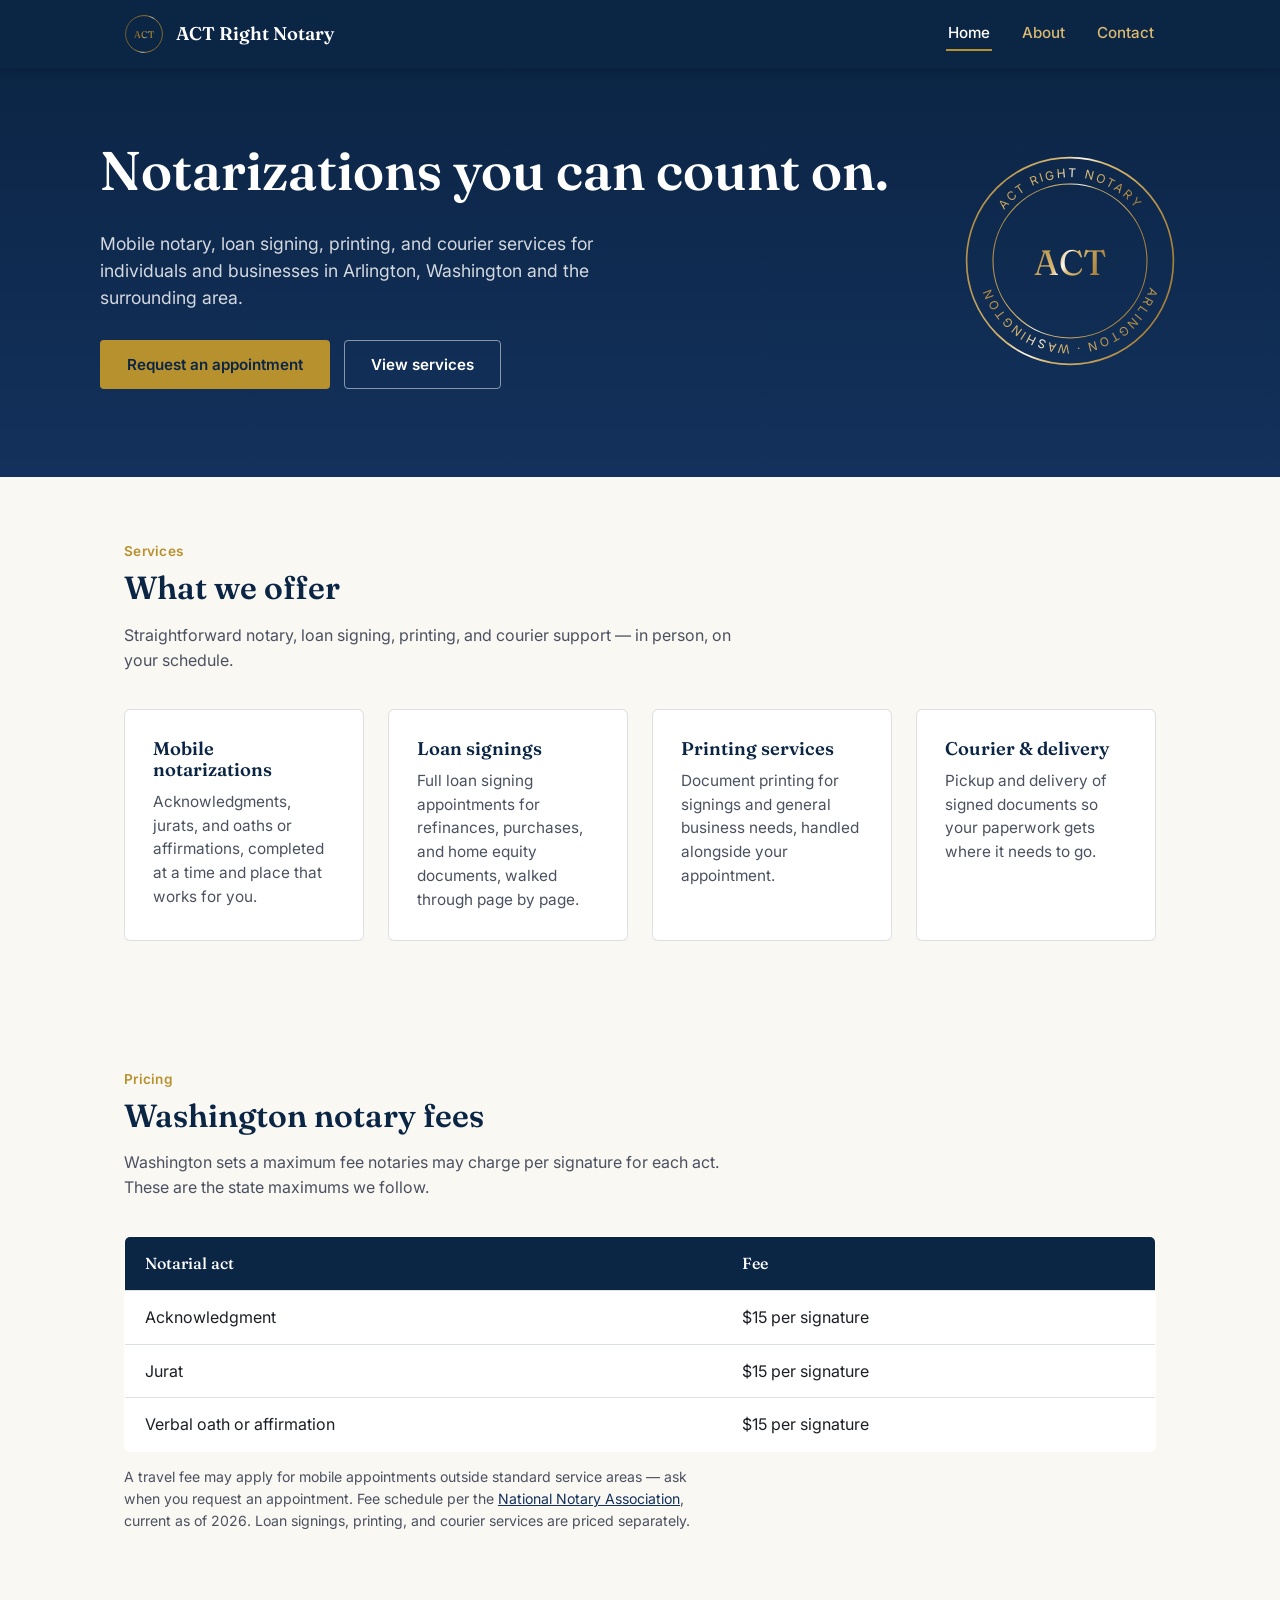
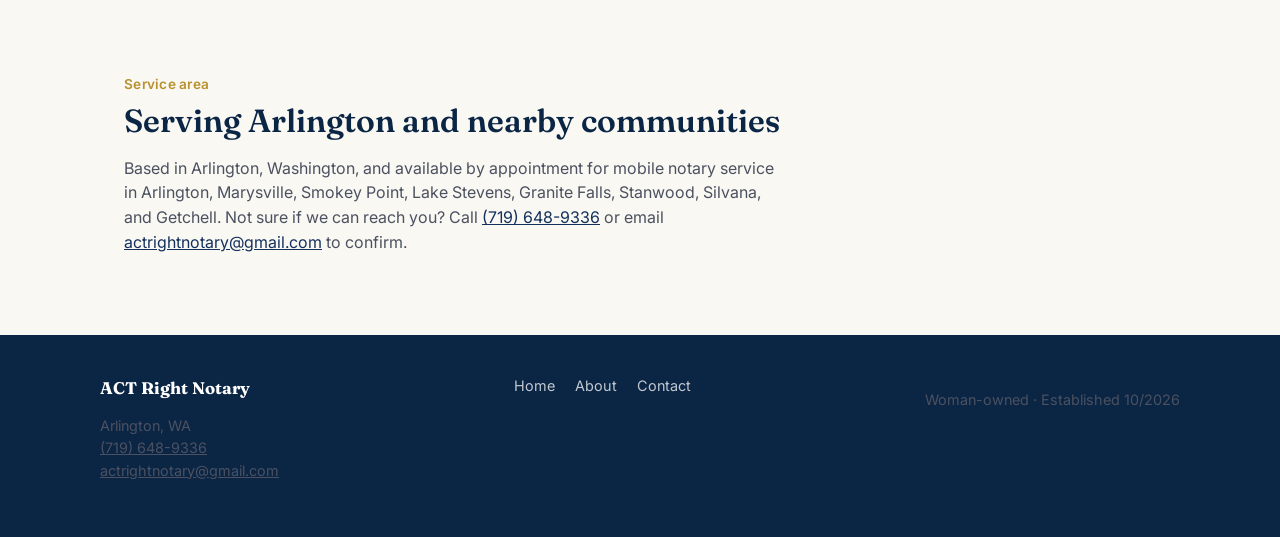
<file: index.html>
<!DOCTYPE html>
<html lang="en">
<head>
<meta charset="UTF-8">
<meta name="viewport" content="width=device-width, initial-scale=1.0">
<title>ACT Right Notary | Arlington, WA</title>
<meta name="description" content="Mobile notary, loan signing, printing & courier services in Arlington, Washington.">
<link rel="preconnect" href="https://fonts.googleapis.com">
<link rel="preconnect" href="https://fonts.gstatic.com" crossorigin>
<link rel="stylesheet" href="https://fonts.googleapis.com/css2?family=Fraunces:opsz,wght@9..144,400;9..144,500;9..144,600&amp;family=Inter:wght@400;500;600&amp;display=swap">
<link rel="stylesheet" href="styles.css">
</head>
<body>

<header class="site-header">
  <div class="header-inner">
    <a class="brand" href="index.html">
      <svg class="brand-seal" viewBox="0 0 100 100" xmlns="http://www.w3.org/2000/svg">
        <defs>
          <linearGradient id="shineHeader" gradientUnits="objectBoundingBox" x1="0" y1="0" x2="1" y2="0.3">
            <stop offset="0%" stop-color="#8a6a1f"/>
            <stop offset="40%" stop-color="#b8912f"/>
            <stop offset="50%" stop-color="#fff6e0"/>
            <stop offset="60%" stop-color="#b8912f"/>
            <stop offset="100%" stop-color="#8a6a1f"/>
            <animateTransform attributeName="gradientTransform" type="translate" from="-1.2 0" to="1.2 0" dur="2.8s" repeatCount="indefinite"/>
          </linearGradient>
        </defs>
        <circle cx="50" cy="50" r="46" fill="none" stroke="url(#shineHeader)" stroke-width="2"/>
        <text x="50" y="61" text-anchor="middle" font-family="Fraunces, Georgia, serif" font-size="24" fill="url(#shineHeader)">ACT</text>
      </svg>
      <span class="brand-name">ACT Right Notary</span>
    </a>
    <nav class="site-nav">
      <a href="index.html" class="active">Home</a>
      <a href="about.html">About</a>
      <a href="contact.html">Contact</a>
    </nav>
  </div>
</header>

<main>

<section class="hero">
  <div class="hero-inner">
    <div class="hero-text">
      <h1>Notarizations you can count on.</h1>
      <p class="lead">Mobile notary, loan signing, printing, and courier services for individuals and businesses in Arlington, Washington and the surrounding area.</p>
      <div class="hero-actions">
        <a class="btn btn-primary" href="contact.html">Request an appointment</a>
        <a class="btn btn-ghost" href="#services">View services</a>
      </div>
    </div>
    <div class="hero-seal-wrap">
      <svg viewBox="0 0 200 200" xmlns="http://www.w3.org/2000/svg">
        <defs>
          <path id="ringTopHero" d="M 24,100 A 76,76 0 1,1 176,100" fill="none"/>
          <path id="ringBottomHero" d="M 176,100 A 76,76 0 1,1 24,100" fill="none"/>
          <linearGradient id="shineHero" gradientUnits="objectBoundingBox" x1="0" y1="0" x2="1" y2="0.3">
            <stop offset="0%" stop-color="#a9823a"/>
            <stop offset="40%" stop-color="#d9b872"/>
            <stop offset="50%" stop-color="#fffaf0"/>
            <stop offset="60%" stop-color="#d9b872"/>
            <stop offset="100%" stop-color="#a9823a"/>
            <animateTransform attributeName="gradientTransform" type="translate" from="-1.2 0" to="1.2 0" dur="3.2s" repeatCount="indefinite"/>
          </linearGradient>
        </defs>
        <circle cx="100" cy="100" r="94" fill="none" stroke="url(#shineHero)" stroke-width="1.5"/>
        <circle cx="100" cy="100" r="70" fill="none" stroke="url(#shineHero)" stroke-width="1"/>
        <text font-size="11" fill="url(#shineHero)" letter-spacing="2">
          <textPath href="#ringTopHero" startOffset="50%" text-anchor="middle">ACT RIGHT NOTARY</textPath>
        </text>
        <text font-size="11" fill="url(#shineHero)" letter-spacing="2">
          <textPath href="#ringBottomHero" startOffset="50%" text-anchor="middle">ARLINGTON · WASHINGTON</textPath>
        </text>
        <text x="100" y="113" text-anchor="middle" font-family="Fraunces, Georgia, serif" font-size="32" fill="url(#shineHero)">ACT</text>
      </svg>
    </div>
  </div>
</section>

<section id="services">
  <div class="container">
    <p class="eyebrow">Services</p>
    <h2>What we offer</h2>
    <div class="section-intro">
      <p>Straightforward notary, loan signing, printing, and courier support — in person, on your schedule.</p>
    </div>
    <div class="card-grid">
      <div class="card">
        <h3>Mobile notarizations</h3>
        <p>Acknowledgments, jurats, and oaths or affirmations, completed at a time and place that works for you.</p>
      </div>
      <div class="card">
        <h3>Loan signings</h3>
        <p>Full loan signing appointments for refinances, purchases, and home equity documents, walked through page by page.</p>
      </div>
      <div class="card">
        <h3>Printing services</h3>
        <p>Document printing for signings and general business needs, handled alongside your appointment.</p>
      </div>
      <div class="card">
        <h3>Courier & delivery</h3>
        <p>Pickup and delivery of signed documents so your paperwork gets where it needs to go.</p>
      </div>
    </div>
  </div>
</section>

<section>
  <div class="container">
    <p class="eyebrow">Pricing</p>
    <h2>Washington notary fees</h2>
    <div class="section-intro">
      <p>Washington sets a maximum fee notaries may charge per signature for each act. These are the state maximums we follow.</p>
    </div>
    <table class="pricing-table">
      <tr><th>Notarial act</th><th>Fee</th></tr>
      <tr><td>Acknowledgment</td><td>$15 per signature</td></tr>
      <tr><td>Jurat</td><td>$15 per signature</td></tr>
      <tr><td>Verbal oath or affirmation</td><td>$15 per signature</td></tr>
    </table>
    <p class="pricing-note">A travel fee may apply for mobile appointments outside standard service areas — ask when you request an appointment. Fee schedule per the <a href="https://www.nationalnotary.org/knowledge-center/about-notaries/notary-fees-by-state" target="_blank" rel="noopener">National Notary Association</a>, current as of 2026. Loan signings, printing, and courier services are priced separately.</p>
  </div>
</section>

<section>
  <div class="container">
    <p class="eyebrow">Service area</p>
    <h2>Serving Arlington and nearby communities</h2>
    <p>Based in Arlington, Washington, and available by appointment for mobile notary service in Arlington, Marysville, Smokey Point, Lake Stevens, Granite Falls, Stanwood, Silvana, and Getchell. Not sure if we can reach you? Call <a href="tel:+17196489336">(719) 648-9336</a> or email <a href="mailto:actrightnotary@gmail.com">actrightnotary@gmail.com</a> to confirm.</p>
  </div>
</section>

</main>

<footer class="site-footer">
  <div class="footer-inner">
    <div>
      <strong>ACT Right Notary</strong>
      <p>Arlington, WA<br><a href="tel:+17196489336" style="color:inherit;text-decoration:underline;">(719) 648-9336</a><br><a href="mailto:actrightnotary@gmail.com" style="color:inherit;text-decoration:underline;">actrightnotary@gmail.com</a></p>
    </div>
    <nav class="footer-nav">
      <a href="index.html">Home</a>
      <a href="about.html">About</a>
      <a href="contact.html">Contact</a>
    </nav>
    <p>Woman-owned &middot; Established 10/2026</p>
  </div>
</footer>

</body>
</html>
</file>
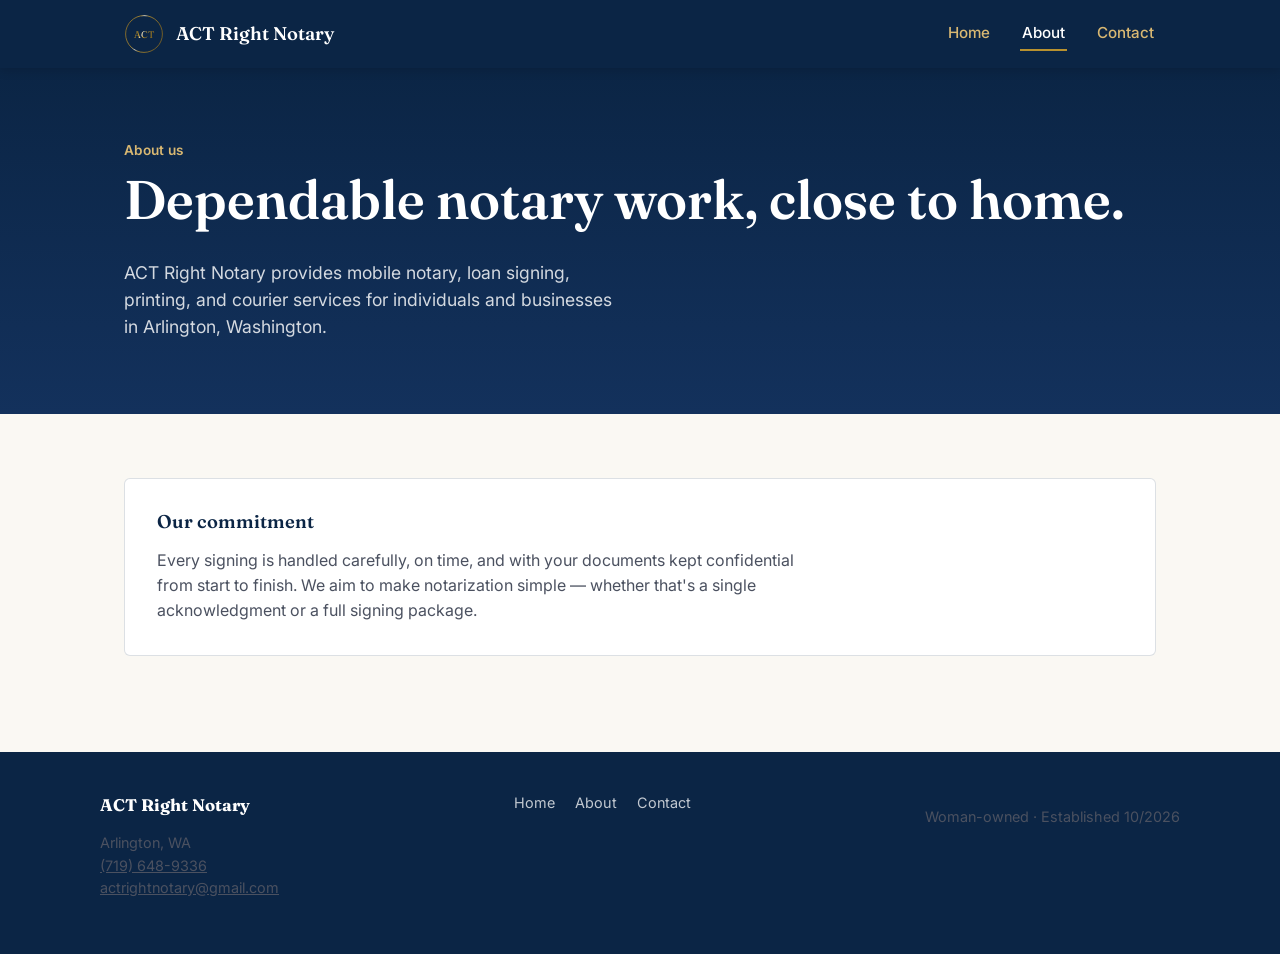
<file: about.html>
<!DOCTYPE html>
<html lang="en">
<head>
<meta charset="UTF-8">
<meta name="viewport" content="width=device-width, initial-scale=1.0">
<title>About | ACT Right Notary</title>
<meta name="description" content="About ACT Right Notary, serving Arlington, Washington.">
<link rel="preconnect" href="https://fonts.googleapis.com">
<link rel="preconnect" href="https://fonts.gstatic.com" crossorigin>
<link rel="stylesheet" href="https://fonts.googleapis.com/css2?family=Fraunces:opsz,wght@9..144,400;9..144,500;9..144,600&amp;family=Inter:wght@400;500;600&amp;display=swap">
<link rel="stylesheet" href="styles.css">
</head>
<body>

<header class="site-header">
  <div class="header-inner">
    <a class="brand" href="index.html">
      <svg class="brand-seal" viewBox="0 0 100 100" xmlns="http://www.w3.org/2000/svg">
        <defs>
          <linearGradient id="shineHeader" gradientUnits="objectBoundingBox" x1="0" y1="0" x2="1" y2="0.3">
            <stop offset="0%" stop-color="#8a6a1f"/>
            <stop offset="40%" stop-color="#b8912f"/>
            <stop offset="50%" stop-color="#fff6e0"/>
            <stop offset="60%" stop-color="#b8912f"/>
            <stop offset="100%" stop-color="#8a6a1f"/>
            <animateTransform attributeName="gradientTransform" type="translate" from="-1.2 0" to="1.2 0" dur="2.8s" repeatCount="indefinite"/>
          </linearGradient>
        </defs>
        <circle cx="50" cy="50" r="46" fill="none" stroke="url(#shineHeader)" stroke-width="2"/>
        <text x="50" y="61" text-anchor="middle" font-family="Fraunces, Georgia, serif" font-size="24" fill="url(#shineHeader)">ACT</text>
      </svg>
      <span class="brand-name">ACT Right Notary</span>
    </a>
    <nav class="site-nav">
      <a href="index.html">Home</a>
      <a href="about.html" class="active">About</a>
      <a href="contact.html">Contact</a>
    </nav>
  </div>
</header>

<main>

<section class="hero" style="padding-bottom: 56px;">
  <div class="container">
    <p class="eyebrow" style="color:#d9b872;">About us</p>
    <h1>Dependable notary work, close to home.</h1>
    <p class="lead">ACT Right Notary provides mobile notary, loan signing, printing, and courier services for individuals and businesses in Arlington, Washington.</p>
  </div>
</section>

<section>
  <div class="container">
    <div class="info-panel" style="margin-bottom: 32px;">
      <h3>Our commitment</h3>
      <p style="margin-bottom:0;">Every signing is handled carefully, on time, and with your documents kept confidential from start to finish. We aim to make notarization simple — whether that's a single acknowledgment or a full signing package.</p>
    </div>
  </div>
</section>

</main>

<footer class="site-footer">
  <div class="footer-inner">
    <div>
      <strong>ACT Right Notary</strong>
      <p>Arlington, WA<br><a href="tel:+17196489336" style="color:inherit;text-decoration:underline;">(719) 648-9336</a><br><a href="mailto:actrightnotary@gmail.com" style="color:inherit;text-decoration:underline;">actrightnotary@gmail.com</a></p>
    </div>
    <nav class="footer-nav">
      <a href="index.html">Home</a>
      <a href="about.html">About</a>
      <a href="contact.html">Contact</a>
    </nav>
    <p>Woman-owned &middot; Established 10/2026</p>
  </div>
</footer>

</body>
</html>
</file>
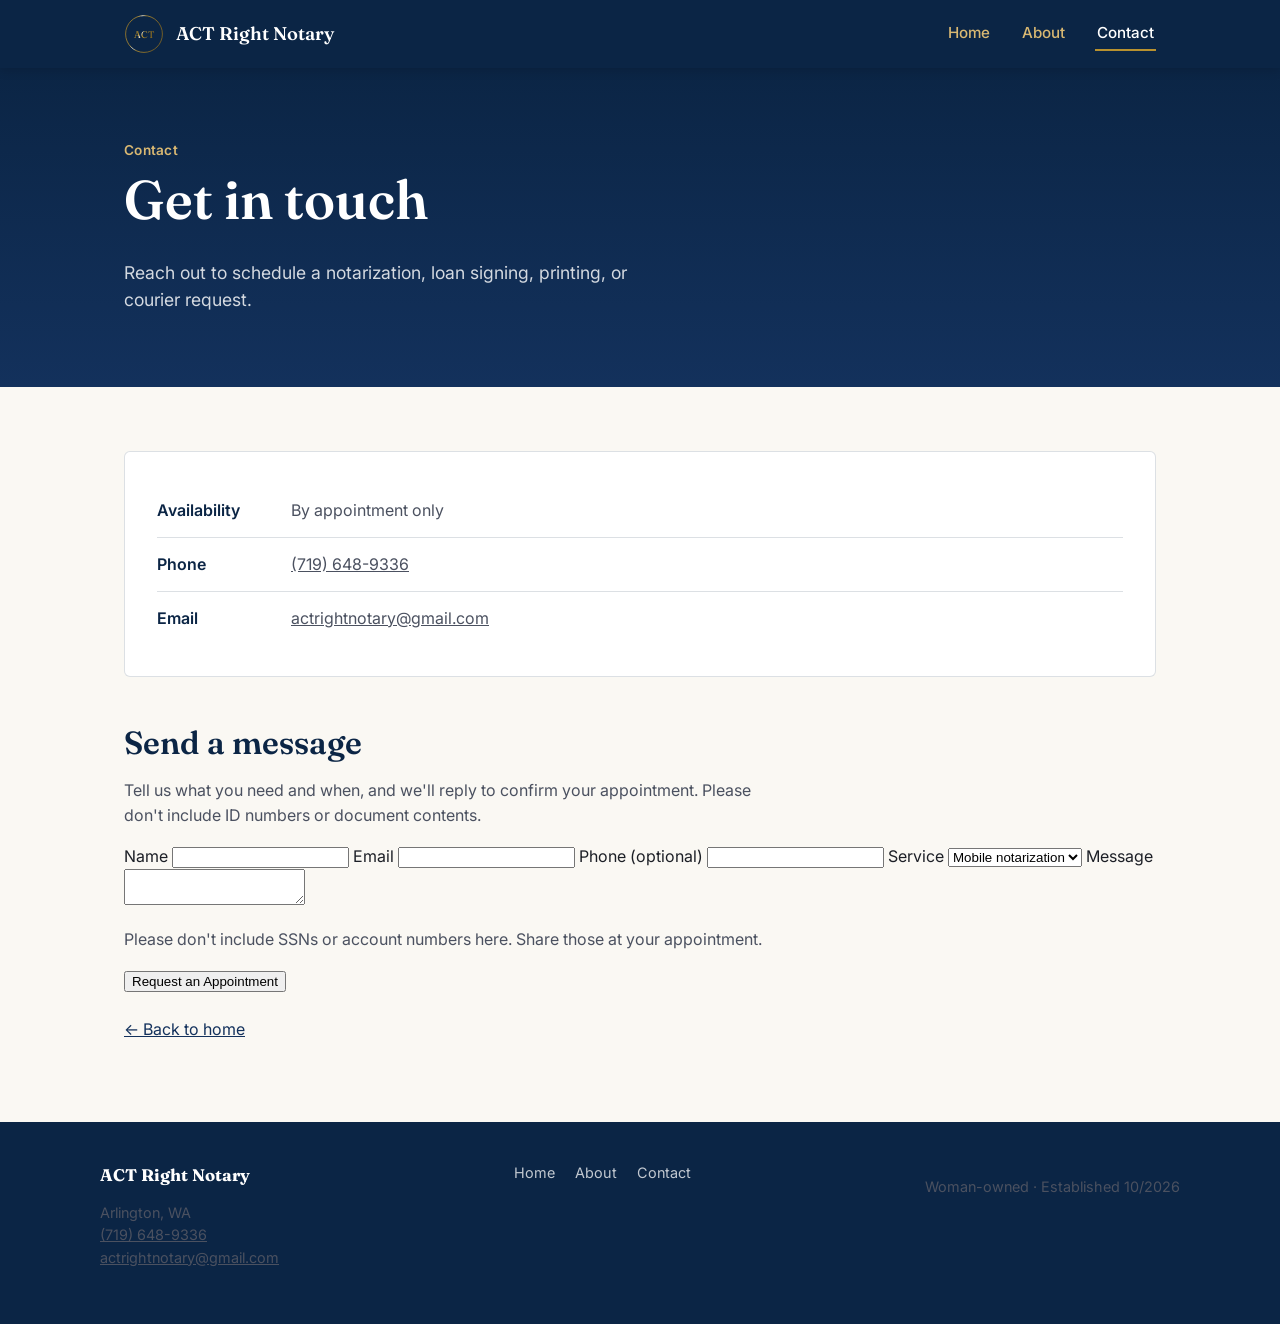
<file: contact.html>
<!DOCTYPE html>
<html lang="en">
<head>
<meta charset="UTF-8">
<meta name="viewport" content="width=device-width, initial-scale=1.0">
<title>Contact | ACT Right Notary</title>
<meta name="description" content="Contact ACT Right Notary in Arlington, Washington.">
<link rel="preconnect" href="https://fonts.googleapis.com">
<link rel="preconnect" href="https://fonts.gstatic.com" crossorigin>
<link rel="stylesheet" href="https://fonts.googleapis.com/css2?family=Fraunces:opsz,wght@9..144,400;9..144,500;9..144,600&amp;family=Inter:wght@400;500;600&amp;display=swap">
<link rel="stylesheet" href="styles.css">
</head>
<body>

<header class="site-header">
  <div class="header-inner">
    <a class="brand" href="index.html">
      <svg class="brand-seal" viewBox="0 0 100 100" xmlns="http://www.w3.org/2000/svg">
        <defs>
          <linearGradient id="shineHeader" gradientUnits="objectBoundingBox" x1="0" y1="0" x2="1" y2="0.3">
            <stop offset="0%" stop-color="#8a6a1f"/>
            <stop offset="40%" stop-color="#b8912f"/>
            <stop offset="50%" stop-color="#fff6e0"/>
            <stop offset="60%" stop-color="#b8912f"/>
            <stop offset="100%" stop-color="#8a6a1f"/>
            <animateTransform attributeName="gradientTransform" type="translate" from="-1.2 0" to="1.2 0" dur="2.8s" repeatCount="indefinite"/>
          </linearGradient>
        </defs>
        <circle cx="50" cy="50" r="46" fill="none" stroke="url(#shineHeader)" stroke-width="2"/>
        <text x="50" y="61" text-anchor="middle" font-family="Fraunces, Georgia, serif" font-size="24" fill="url(#shineHeader)">ACT</text>
      </svg>
      <span class="brand-name">ACT Right Notary</span>
    </a>
    <nav class="site-nav">
      <a href="index.html">Home</a>
      <a href="about.html">About</a>
      <a href="contact.html" class="active">Contact</a>
    </nav>
  </div>
</header>

<main>

<section class="hero" style="padding-bottom: 56px;">
  <div class="container">
    <p class="eyebrow" style="color:#d9b872;">Contact</p>
    <h1>Get in touch</h1>
    <p class="lead">Reach out to schedule a notarization, loan signing, printing, or courier request.</p>
  </div>
</section>

<section>
  <div class="container">
    <div class="info-panel">
      <div class="info-row">
        <div class="info-label">Availability</div>
        <div class="info-value">By appointment only</div>
      </div>
      <div class="info-row">
        <div class="info-label">Phone</div>
        <div class="info-value"><a href="tel:+17196489336" style="color:inherit;text-decoration:underline;">(719) 648-9336</a></div>
      </div>
      <div class="info-row">
        <div class="info-label">Email</div>
        <div class="info-value"><a href="mailto:actrightnotary@gmail.com" style="color:inherit;text-decoration:underline;">actrightnotary@gmail.com</a></div>
      </div>      
    </div>
    <h2 style="margin-top:48px;">Send a message</h2>
    <p>Tell us what you need and when, and we'll reply to confirm your appointment. Please don't include ID numbers or document contents.</p>
    <form id="contact-form" action="https://api.web3forms.com/submit" method="POST">
  <input type="hidden" name="access_key" value="562184d5-1a3d-42d2-8d8e-0713470682f3">
  <input type="hidden" name="subject" value="New appointment request - ACT Right Notary">
  <input type="hidden" name="from_name" value="ACT Right Notary Website">
  <input type="checkbox" name="botcheck" style="display:none" tabindex="-1" autocomplete="off">

  <label for="name">Name</label>
  <input type="text" id="name" name="name" required>

  <label for="email">Email</label>
  <input type="email" id="email" name="email" required>

  <label for="phone">Phone (optional)</label>
  <input type="tel" id="phone" name="phone">

  <label for="service">Service</label>
  <select id="service" name="service">
    <option>Mobile notarization</option>
    <option>Loan signing</option>
    <option>Printing</option>
    <option>Courier / delivery</option>
    <option>Other</option>
  </select>

  <label for="message">Message</label>
  <textarea id="message" name="message" required></textarea>

  <p class="form-note">Please don't include SSNs or account numbers here. Share those at your appointment.</p>

  <button type="submit">Request an Appointment</button>
  <p id="form-status" class="form-status" role="status"></p>
</form>
    <p style="margin-top:24px;"><a href="index.html">&larr; Back to home</a></p>
    </div>
</section>

</main>

<footer class="site-footer">
  <div class="footer-inner">
    <div>
      <strong>ACT Right Notary</strong>
      <p>Arlington, WA<br><a href="tel:+17196489336" style="color:inherit;text-decoration:underline;">(719) 648-9336</a><br><a href="mailto:actrightnotary@gmail.com" style="color:inherit;text-decoration:underline;">actrightnotary@gmail.com</a></p>
    </div>
    <nav class="footer-nav">
      <a href="index.html">Home</a>
      <a href="about.html">About</a>
      <a href="contact.html">Contact</a>
    </nav>
    <p>Woman-owned &middot; Established 10/2026</p>
    </div>
</footer>

<script>
(function () {
  var form = document.getElementById('contact-form');
  var status = document.getElementById('form-status');
  var button = form.querySelector('button[type="submit"]');
  form.addEventListener('submit', function (e) {
    e.preventDefault();
    status.className = 'form-status';
    var key = form.querySelector('[name="access_key"]');
    if (!key || key.value === 'YOUR_ACCESS_KEY') {
      status.textContent = 'The form is not connected yet. Please call or email instead.';
      status.classList.add('error');
      return;
    }
    button.disabled = true;
    status.textContent = 'Sending...';
    fetch(form.action, {
      method: 'POST',
      body: new FormData(form),
      headers: { 'Accept': 'application/json' }
    }).then(function (res) {
      return res.json().then(function (data) {
        if (res.ok && data.success) {
          form.reset();
          status.textContent = 'Message sent. We will reply to confirm your appointment.';
          status.classList.add('success');
        } else {
          throw new Error('Request failed');
        }
      });
    }).catch(function () {
      status.textContent = 'Your message was not sent. Please call (719) 648-9336 or email actrightnotary@gmail.com.';
      status.classList.add('error');
    }).finally(function () {
      button.disabled = false;
    });
  });
})();
</script>

</body>
</html>
</file>
<file: styles.css>
/* ACT Right Notary — shared stylesheet */

:root {
  --navy-deep: #0b2545;
  --navy-mid: #13315c;
  --gold: #b8912f;
  --gold-light: #d9b872;
  --paper: #faf8f3;
  --ink: #1c1f26;
  --ink-soft: #4b5160;
  --white: #ffffff;
  --line: rgba(11, 37, 69, 0.14);
  --shadow: 0 10px 30px rgba(11, 37, 69, 0.12);
}

* { box-sizing: border-box; }

html { scroll-behavior: smooth; }

body {
  margin: 0;
  font-family: 'Inter', -apple-system, Segoe UI, sans-serif;
  color: var(--ink);
  background: var(--paper);
  line-height: 1.55;
}

h1, h2, h3 {
  font-family: 'Fraunces', Georgia, serif;
  color: var(--navy-deep);
  line-height: 1.15;
  margin: 0 0 0.5em;
}

h1 { font-size: clamp(2.2rem, 4.5vw, 3.4rem); font-weight: 600; }
h2 { font-size: clamp(1.5rem, 3vw, 2rem); font-weight: 600; }
h3 { font-size: 1.15rem; font-weight: 600; }

p { color: var(--ink-soft); max-width: 65ch; }

a { color: var(--navy-mid); }

.container {
  max-width: 1080px;
  margin: 0 auto;
  padding: 0 24px;
}

/* ---------- Header ---------- */

.site-header {
  background: var(--navy-deep);
  position: sticky;
  top: 0;
  z-index: 20;
  box-shadow: 0 2px 10px rgba(0,0,0,0.15);
}

.header-inner {
  max-width: 1080px;
  margin: 0 auto;
  padding: 14px 24px;
  display: flex;
  align-items: center;
  justify-content: space-between;
  gap: 16px;
}

.brand {
  display: flex;
  align-items: center;
  gap: 12px;
  text-decoration: none;
  color: var(--white);
}

.brand-seal {
  width: 40px;
  height: 40px;
  flex-shrink: 0;
  animation: seal-glow 3s ease-in-out infinite;
}

.hero-seal-wrap svg {
  animation: seal-glow 3s ease-in-out infinite;
}

@keyframes seal-glow {
  0%, 100% { filter: drop-shadow(0 0 2px rgba(184, 145, 47, 0.35)); }
  50% { filter: drop-shadow(0 0 8px rgba(217, 184, 114, 0.9)); }
}

.brand-name {
  font-family: 'Fraunces', Georgia, serif;
  font-size: 1.15rem;
  font-weight: 600;
  color: var(--white);
  white-space: nowrap;
}

.site-nav {
  display: flex;
  gap: 28px;
  flex-wrap: wrap;
}

.site-nav a {
  color: var(--gold-light);
  text-decoration: none;
  font-size: 0.95rem;
  font-weight: 500;
  padding: 4px 2px;
  border-bottom: 2px solid transparent;
}

.site-nav a:hover { color: var(--white); }

.site-nav a.active {
  color: var(--white);
  border-bottom-color: var(--gold);
}

/* ---------- Hero ---------- */

.hero {
  background: linear-gradient(180deg, var(--navy-deep) 0%, var(--navy-mid) 100%);
  color: var(--white);
  padding: 72px 24px 88px;
}

.hero-inner {
  max-width: 1080px;
  margin: 0 auto;
  display: flex;
  align-items: center;
  gap: 56px;
  flex-wrap: wrap;
}

.hero-text { flex: 1 1 380px; }

.hero h1 { color: var(--white); }

.hero p.lead {
  color: rgba(255,255,255,0.82);
  font-size: 1.1rem;
  max-width: 46ch;
}

.hero-actions {
  display: flex;
  gap: 14px;
  flex-wrap: wrap;
  margin-top: 28px;
}

.btn {
  display: inline-block;
  padding: 12px 26px;
  border-radius: 4px;
  font-weight: 600;
  font-size: 0.95rem;
  text-decoration: none;
  border: 1.5px solid transparent;
}

.btn-primary {
  background: var(--gold);
  color: var(--navy-deep);
}

.btn-primary:hover { background: var(--gold-light); }

.btn-ghost {
  border-color: rgba(255,255,255,0.5);
  color: var(--white);
}

.btn-ghost:hover { border-color: var(--white); }

.hero-seal-wrap {
  flex: 0 0 auto;
  width: clamp(160px, 22vw, 220px);
}

.hero-seal-wrap svg { width: 100%; height: auto; }

/* ---------- Sections ---------- */

section { padding: 64px 24px; }

.section-intro { max-width: 62ch; margin-bottom: 36px; }

.eyebrow {
  color: var(--gold);
  font-weight: 600;
  font-size: 0.85rem;
  letter-spacing: 0.02em;
  margin: 0 0 8px;
}

.card-grid {
  display: grid;
  grid-template-columns: repeat(auto-fit, minmax(240px, 1fr));
  gap: 24px;
}

.card {
  background: var(--white);
  border: 1px solid var(--line);
  border-radius: 6px;
  padding: 28px;
}

.card h3 { margin-bottom: 10px; }
.card p { margin: 0; font-size: 0.96rem; }

/* ---------- Pricing table ---------- */

.pricing-table {
  width: 100%;
  border-collapse: collapse;
  background: var(--white);
  border: 1px solid var(--line);
  border-radius: 6px;
  overflow: hidden;
}

.pricing-table th, .pricing-table td {
  text-align: left;
  padding: 14px 20px;
  border-bottom: 1px solid var(--line);
}

.pricing-table th {
  background: var(--navy-deep);
  color: var(--white);
  font-family: 'Fraunces', Georgia, serif;
  font-weight: 500;
}

.pricing-table tr:last-child td { border-bottom: none; }

.pricing-note {
  font-size: 0.88rem;
  color: var(--ink-soft);
  margin-top: 14px;
}

.pricing-note a { color: var(--navy-mid); }

/* ---------- Info / contact blocks ---------- */

.info-panel {
  background: var(--white);
  border: 1px solid var(--line);
  border-radius: 6px;
  padding: 32px;
}

.info-row {
  display: flex;
  gap: 14px;
  padding: 14px 0;
  border-bottom: 1px solid var(--line);
}

.info-row:last-child { border-bottom: none; }

.info-label {
  flex: 0 0 120px;
  font-weight: 600;
  color: var(--navy-deep);
}

.info-value { color: var(--ink-soft); }

.pending {
  display: inline-block;
  font-size: 0.82rem;
  font-style: italic;
  color: var(--gold);
}

.divider {
  border: none;
  border-top: 1px solid var(--line);
  margin: 0;
}

/* ---------- Footer ---------- */

.site-footer {
  background: var(--navy-deep);
  color: rgba(255,255,255,0.75);
  padding: 40px 24px;
}

.footer-inner {
  max-width: 1080px;
  margin: 0 auto;
  display: flex;
  flex-wrap: wrap;
  justify-content: space-between;
  gap: 24px;
  font-size: 0.9rem;
}

.footer-inner strong { color: var(--white); font-family: 'Fraunces', Georgia, serif; font-size: 1.05rem; }

.footer-nav { display: flex; gap: 20px; }

.footer-nav a { color: rgba(255,255,255,0.75); text-decoration: none; }
.footer-nav a:hover { color: var(--gold-light); }

@media (max-width: 560px) {
  .header-inner { flex-direction: column; align-items: flex-start; gap: 10px; }
  .info-row { flex-direction: column; gap: 4px; }
  .info-label { flex-basis: auto; }
}

/* ---------- Contact form ---------- */

.contact-form {
  background: var(--white);
  border: 1px solid var(--line);
  border-radius: 6px;
  padding: 32px;
  margin-top: 20px;
  max-width: 640px;
}

.form-field { margin-bottom: 18px; }

.form-field label {
  display: block;
  font-weight: 600;
  color: var(--navy-deep);
  margin-bottom: 6px;
}

.form-field input,
.form-field select,
.form-field textarea {
  width: 100%;
  font: inherit;
  color: var(--ink);
  background: var(--paper);
  border: 1px solid var(--line);
  border-radius: 4px;
  padding: 10px 12px;
}

.form-field input:focus,
.form-field select:focus,
.form-field textarea:focus {
  outline: 2px solid var(--gold);
  outline-offset: 1px;
}

.contact-form button.btn {
  cursor: pointer;
  font-family: inherit;
}

.contact-form button.btn:disabled { opacity: 0.6; cursor: not-allowed; }

.hp {
  position: absolute;
  left: -9999px;
  width: 1px;
  height: 1px;
  opacity: 0;
}

.form-status { margin: 14px 0 0; font-weight: 500; }
.form-status.success { color: #2e6b3a; }
.form-status.error { color: #9b2c2c; }
</file>
